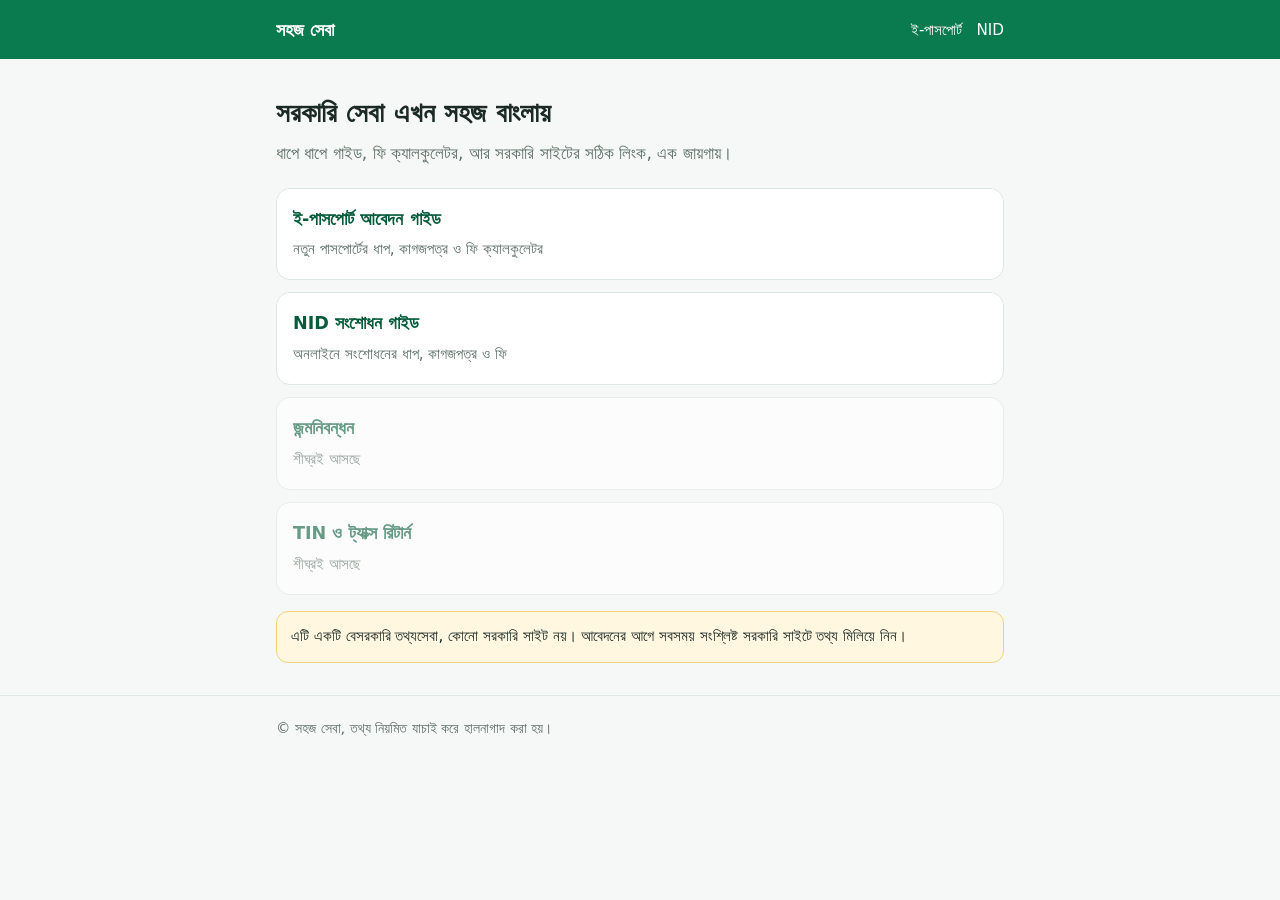
<file: index.html>
<!doctype html>
<html lang="bn">
<head>
<meta charset="utf-8">
<meta name="viewport" content="width=device-width, initial-scale=1">
<title>সহজ সেবা | সরকারি সেবার সহজ বাংলা গাইড</title>
<meta name="description" content="পাসপোর্ট, NID, জন্মনিবন্ধনসহ সরকারি সেবার ধাপে ধাপে সহজ বাংলা গাইড, ফি ক্যালকুলেটর ও সরকারি লিংক।">
<link rel="stylesheet" href="style.css">
</head>
<body>
<header class="site">
  <div class="wrap">
    <a href="index.html">সহজ সেবা</a>
    <nav><a href="passport.html">ই-পাসপোর্ট</a><a href="nid.html">NID</a></nav>
  </div>
</header>

<main class="wrap">
  <section class="hero">
    <h1>সরকারি সেবা এখন সহজ বাংলায়</h1>
    <p>ধাপে ধাপে গাইড, ফি ক্যালকুলেটর, আর সরকারি সাইটের সঠিক লিংক, এক জায়গায়।</p>
  </section>

  <section class="grid">
    <a class="guide-link" href="passport.html">
      <strong>ই-পাসপোর্ট আবেদন গাইড</strong>
      <span>নতুন পাসপোর্টের ধাপ, কাগজপত্র ও ফি ক্যালকুলেটর</span>
    </a>
    <a class="guide-link" href="nid.html">
      <strong>NID সংশোধন গাইড</strong>
      <span>অনলাইনে সংশোধনের ধাপ, কাগজপত্র ও ফি</span>
    </a>
    <div class="guide-link soon"><strong>জন্মনিবন্ধন</strong><span>শীঘ্রই আসছে</span></div>
    <div class="guide-link soon"><strong>TIN ও ট্যাক্স রিটার্ন</strong><span>শীঘ্রই আসছে</span></div>
  </section>

  <div class="notice">এটি একটি বেসরকারি তথ্যসেবা, কোনো সরকারি সাইট নয়। আবেদনের আগে সবসময় সংশ্লিষ্ট সরকারি সাইটে তথ্য মিলিয়ে নিন।</div>
</main>

<footer class="site">
  <div class="wrap">© সহজ সেবা, তথ্য নিয়মিত যাচাই করে হালনাগাদ করা হয়।</div>
</footer>
</body>
</html>
</file>
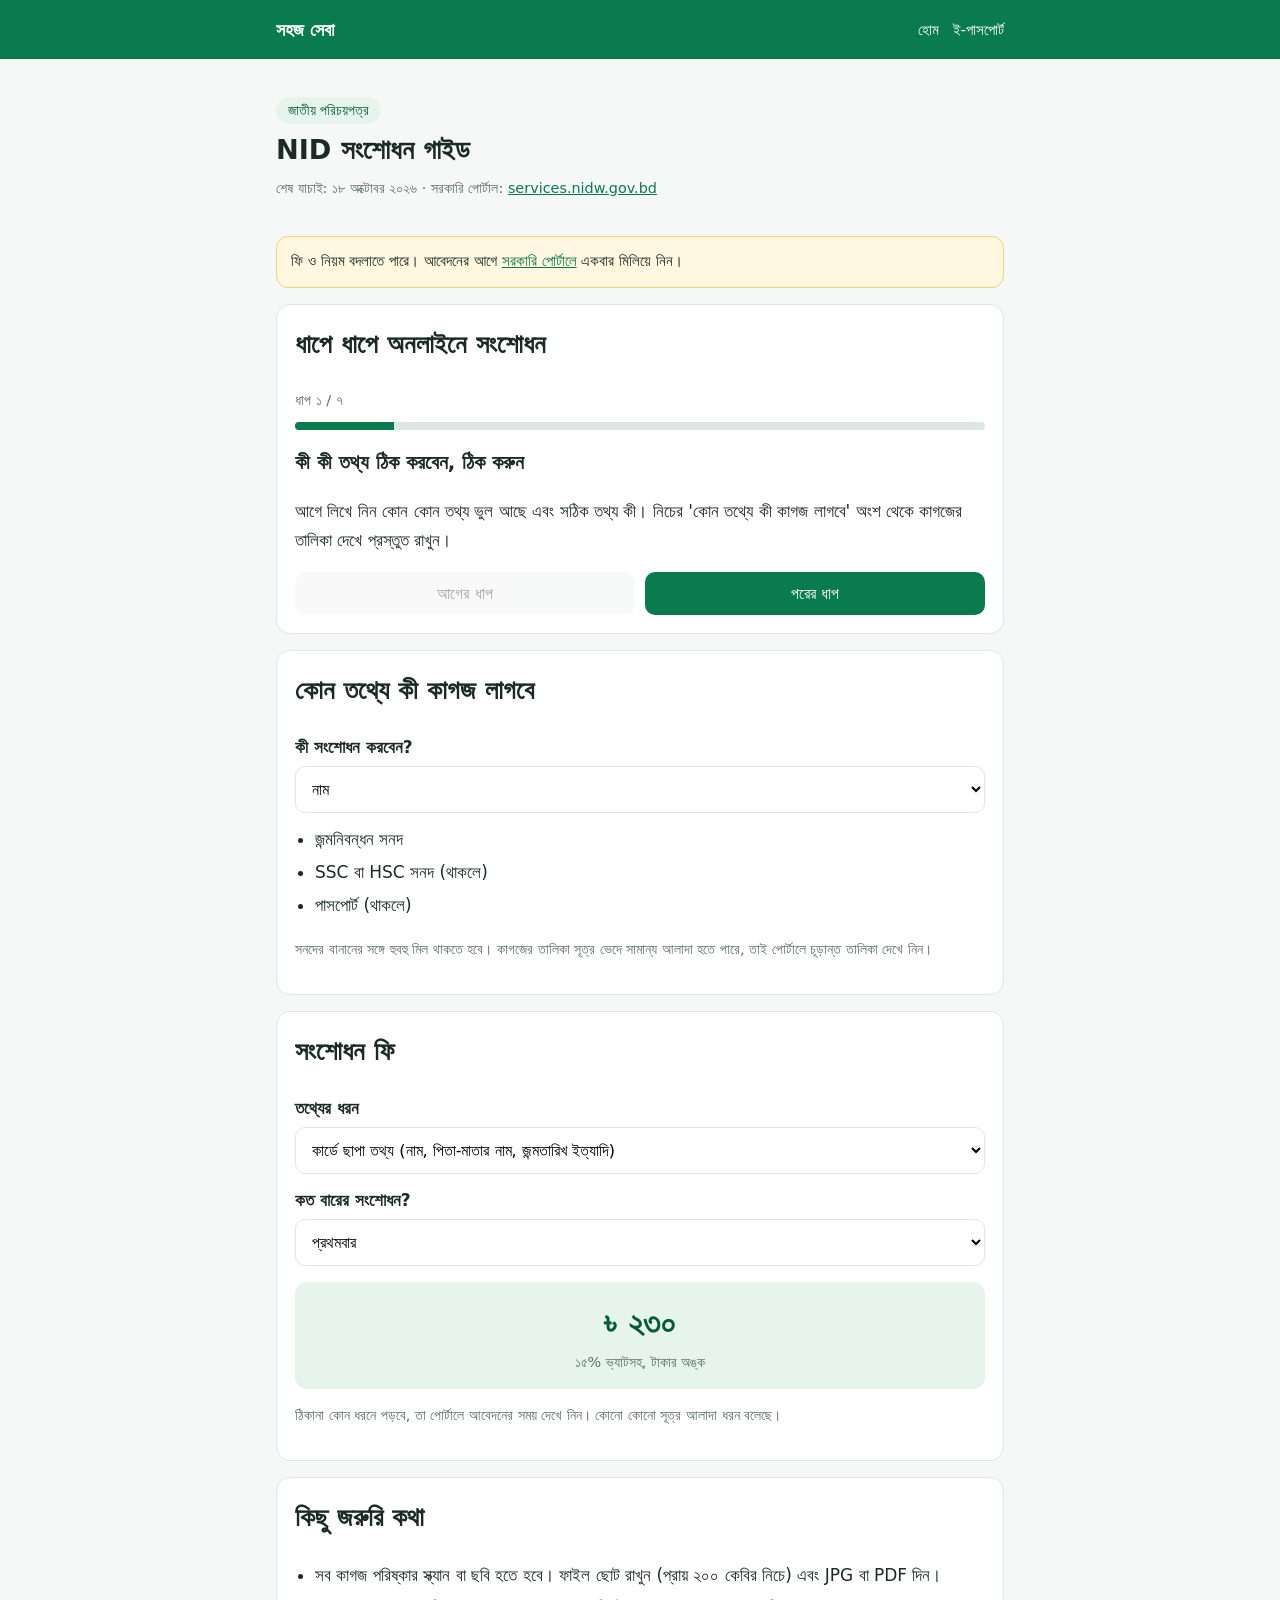
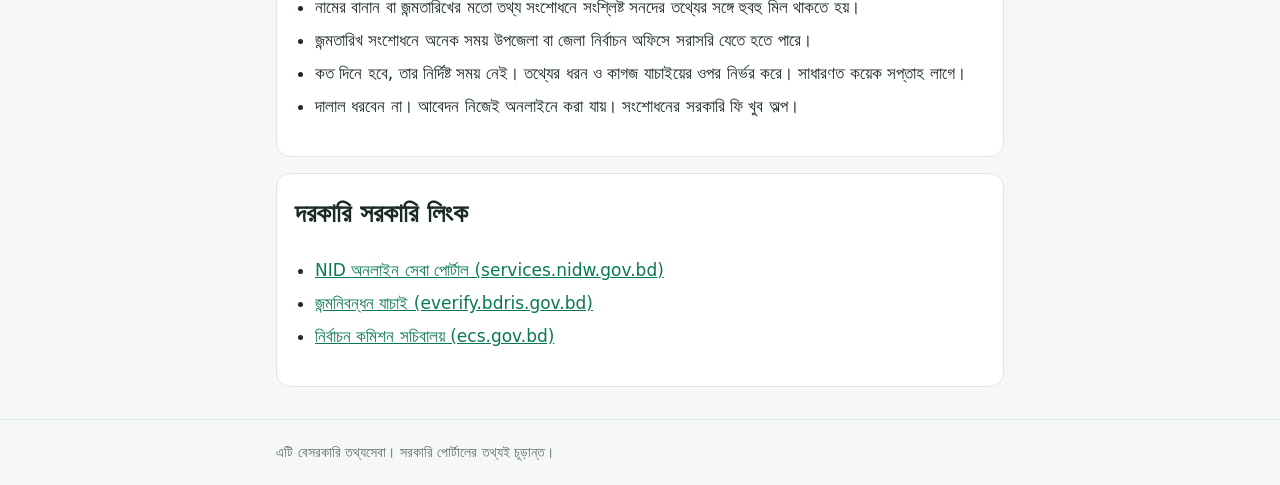
<file: nid.html>
<!doctype html>
<html lang="bn">
<head>
<meta charset="utf-8">
<meta name="viewport" content="width=device-width, initial-scale=1">
<title>NID সংশোধন গাইড ২০২৬: অনলাইনে আবেদন, ফি ও কাগজপত্র | সহজ সেবা</title>
<meta name="description" content="জাতীয় পরিচয়পত্র (NID) অনলাইনে সংশোধনের ধাপে ধাপে বাংলা গাইড, কোন তথ্যের জন্য কী কাগজ লাগে এবং সংশোধন ফি।">
<link rel="stylesheet" href="style.css">
</head>
<body>
<header class="site">
  <div class="wrap">
    <a href="index.html">সহজ সেবা</a>
    <nav><a href="index.html">হোম</a><a href="passport.html">ই-পাসপোর্ট</a></nav>
  </div>
</header>

<main class="wrap">
  <section class="hero">
    <span class="badge">জাতীয় পরিচয়পত্র</span>
    <h1>NID সংশোধন গাইড</h1>
    <p class="updated">শেষ যাচাই: ১৮ অক্টোবর ২০২৬ · সরকারি পোর্টাল: <a href="https://services.nidw.gov.bd" target="_blank" rel="noopener">services.nidw.gov.bd</a></p>
  </section>

  <div class="notice">ফি ও নিয়ম বদলাতে পারে। আবেদনের আগে <a href="https://services.nidw.gov.bd" target="_blank" rel="noopener">সরকারি পোর্টালে</a> একবার মিলিয়ে নিন।</div>

  <section class="card">
    <h2>ধাপে ধাপে অনলাইনে সংশোধন</h2>
    <div class="step-count" id="step-count"></div>
    <div class="progress"><div id="bar"></div></div>
    <div class="step-body" id="step-body"></div>
    <div class="btns">
      <button class="ghost" id="prev">আগের ধাপ</button>
      <button class="primary" id="next">পরের ধাপ</button>
    </div>
  </section>

  <section class="card">
    <h2>কোন তথ্যে কী কাগজ লাগবে</h2>
    <label for="field">কী সংশোধন করবেন?</label>
    <select id="field">
      <option value="name">নাম</option>
      <option value="parents">পিতা বা মাতার নাম</option>
      <option value="dob">জন্মতারিখ</option>
      <option value="present">বর্তমান ঠিকানা</option>
      <option value="permanent">স্থায়ী ঠিকানা</option>
      <option value="blood">রক্তের গ্রুপ</option>
    </select>
    <ul class="docs" id="doc-list" style="margin-top:12px"></ul>
    <p class="updated" id="doc-note"></p>
  </section>

  <section class="card">
    <h2>সংশোধন ফি</h2>
    <label for="kind">তথ্যের ধরন</label>
    <select id="kind">
      <option value="visible">কার্ডে ছাপা তথ্য (নাম, পিতা-মাতার নাম, জন্মতারিখ ইত্যাদি)</option>
      <option value="hidden">কার্ডে ছাপা নেই এমন তথ্য</option>
    </select>
    <label for="times">কত বারের সংশোধন?</label>
    <select id="times">
      <option value="0">প্রথমবার</option>
      <option value="1">দ্বিতীয়বার</option>
      <option value="2">তৃতীয় বা তার পরের বার</option>
    </select>
    <div class="result">
      <div class="amount" id="fee"></div>
      <div class="updated">১৫% ভ্যাটসহ, টাকার অঙ্ক</div>
    </div>
    <p class="updated">ঠিকানা কোন ধরনে পড়বে, তা পোর্টালে আবেদনের সময় দেখে নিন। কোনো কোনো সূত্র আলাদা ধরন বলেছে।</p>
  </section>

  <section class="card">
    <h2>কিছু জরুরি কথা</h2>
    <ul class="docs">
      <li>সব কাগজ পরিষ্কার স্ক্যান বা ছবি হতে হবে। ফাইল ছোট রাখুন (প্রায় ২০০ কেবির নিচে) এবং JPG বা PDF দিন।</li>
      <li>নামের বানান বা জন্মতারিখের মতো তথ্য সংশোধনে সংশ্লিষ্ট সনদের তথ্যের সঙ্গে হুবহু মিল থাকতে হয়।</li>
      <li>জন্মতারিখ সংশোধনে অনেক সময় উপজেলা বা জেলা নির্বাচন অফিসে সরাসরি যেতে হতে পারে।</li>
      <li>কত দিনে হবে, তার নির্দিষ্ট সময় নেই। তথ্যের ধরন ও কাগজ যাচাইয়ের ওপর নির্ভর করে। সাধারণত কয়েক সপ্তাহ লাগে।</li>
      <li>দালাল ধরবেন না। আবেদন নিজেই অনলাইনে করা যায়। সংশোধনের সরকারি ফি খুব অল্প।</li>
    </ul>
  </section>

  <section class="card">
    <h2>দরকারি সরকারি লিংক</h2>
    <ul class="docs">
      <li><a href="https://services.nidw.gov.bd" target="_blank" rel="noopener">NID অনলাইন সেবা পোর্টাল (services.nidw.gov.bd)</a></li>
      <li><a href="https://everify.bdris.gov.bd" target="_blank" rel="noopener">জন্মনিবন্ধন যাচাই (everify.bdris.gov.bd)</a></li>
      <li><a href="https://www.ecs.gov.bd" target="_blank" rel="noopener">নির্বাচন কমিশন সচিবালয় (ecs.gov.bd)</a></li>
    </ul>
  </section>
</main>

<footer class="site">
  <div class="wrap">এটি বেসরকারি তথ্যসেবা। সরকারি পোর্টালের তথ্যই চূড়ান্ত।</div>
</footer>

<script>
const bn = n => n.toLocaleString("bn-BD");

// ---------- ধাপে ধাপে গাইড ----------
const STEPS = [
  { t: "কী কী তথ্য ঠিক করবেন, ঠিক করুন", d: "আগে লিখে নিন কোন কোন তথ্য ভুল আছে এবং সঠিক তথ্য কী। নিচের 'কোন তথ্যে কী কাগজ লাগবে' অংশ থেকে কাগজের তালিকা দেখে প্রস্তুত রাখুন।" },
  { t: "অনলাইন সেবা পোর্টালে ঢুকুন", d: "ব্রাউজারে services.nidw.gov.bd খুলুন। প্রথমবার হলে NID নম্বর, জন্মতারিখ ও মোবাইল নম্বর দিয়ে অ্যাকাউন্ট খুলুন বা লগইন করুন। মোবাইলে ওটিপি আসবে। পোর্টাল চাইলে NID Wallet অ্যাপ দিয়ে মুখ যাচাই করতে হতে পারে।" },
  { t: "সংশোধনের অপশন বাছুন", d: "লগইনের পর প্রোফাইলে 'সংশোধন' বা 'Edit' অপশনে যান। যে তথ্য বদলাতে চান সেটা বেছে নিন এবং সঠিক তথ্য লিখুন।" },
  { t: "কাগজ আপলোড করুন", d: "সনদ বা প্রমাণপত্রের পরিষ্কার স্ক্যান বা ছবি আপলোড করুন। ফাইল JPG বা PDF হবে এবং আকারে ছোট রাখতে হবে।" },
  { t: "ফি দিন", d: "বিকাশ, নগদ, রকেট বা কার্ডে অনলাইনে ফি দেওয়া যায়। লেনদেনের রসিদ বা নম্বর সংরক্ষণ করুন।" },
  { t: "আবেদন জমা দিন", d: "সব তথ্য আবার মিলিয়ে 'Submit' দিন। জমা দেওয়ার পর আবেদনের নম্বর বা রসিদ রেখে দিন।" },
  { t: "অপেক্ষা ও ডাউনলোড", d: "যাচাই শেষ হলে মোবাইলে এসএমএস আসতে পারে। তখন একই পোর্টালে ঢুকে সংশোধিত NID ডাউনলোড করুন। প্রয়োজনে নির্বাচন অফিস কাগজ বা সরাসরি উপস্থিতি চাইতে পারে।" }
];
(function () {
  const box = document.getElementById("step-body");
  const bar = document.getElementById("bar");
  const count = document.getElementById("step-count");
  const prev = document.getElementById("prev");
  const next = document.getElementById("next");
  let i = 0;
  function render() {
    const s = STEPS[i];
    box.innerHTML = "<h3></h3><p></p>";
    box.querySelector("h3").textContent = s.t;
    box.querySelector("p").textContent = s.d;
    count.textContent = "ধাপ " + bn(i + 1) + " / " + bn(STEPS.length);
    bar.style.width = ((i + 1) / STEPS.length * 100) + "%";
    prev.disabled = i === 0;
    next.textContent = i === STEPS.length - 1 ? "শুরু থেকে দেখুন" : "পরের ধাপ";
  }
  prev.addEventListener("click", () => { if (i > 0) { i--; render(); } });
  next.addEventListener("click", () => { i = i === STEPS.length - 1 ? 0 : i + 1; render(); });
  render();
})();

// ---------- কাগজের তালিকা ----------
const DOCS = {
  name: { l: ["জন্মনিবন্ধন সনদ", "SSC বা HSC সনদ (থাকলে)", "পাসপোর্ট (থাকলে)"], n: "সনদের বানানের সঙ্গে হুবহু মিল থাকতে হবে।" },
  parents: { l: ["পিতা বা মাতার NID-এর কপি", "জন্মনিবন্ধন সনদ"], n: "পিতা বা মাতার NID-তে নাম যেভাবে আছে, সেভাবেই লিখুন।" },
  dob: { l: ["মূল জন্মনিবন্ধন সনদ", "SSC বা HSC সনদ", "নোটারি করা হলফনামা", "পিতা বা মাতার NID (জীবিত থাকলে)"], n: "এই সংশোধনে উপজেলা বা জেলা নির্বাচন অফিসে সরাসরি যেতে হতে পারে। সময়ও বেশি লাগে।" },
  present: { l: ["বিদ্যুৎ বা গ্যাস বিলের কপি", "নাগরিকত্ব সনদ বা ভাড়ার চুক্তি (থাকলে)"], n: "বিলে যে ঠিকানা আছে, সেটাই লিখুন।" },
  permanent: { l: ["জমির দলিল বা খতিয়ান", "ইউনিয়ন পরিষদ চেয়ারম্যান বা কাউন্সিলরের সনদ"], n: "ঠিকানা বদলের ক্ষেত্রে স্থানীয় সনদ বেশি কাজে লাগে।" },
  blood: { l: ["প্যাথলজি রিপোর্ট"], n: "রিপোর্টে রক্তের গ্রুপ পরিষ্কার লেখা থাকতে হবে।" }
};
(function () {
  const sel = document.getElementById("field");
  const ul = document.getElementById("doc-list");
  const note = document.getElementById("doc-note");
  function render() {
    const d = DOCS[sel.value];
    ul.innerHTML = "";
    d.l.forEach(t => { const li = document.createElement("li"); li.textContent = t; ul.appendChild(li); });
    note.textContent = d.n + " কাগজের তালিকা সূত্র ভেদে সামান্য আলাদা হতে পারে, তাই পোর্টালে চূড়ান্ত তালিকা দেখে নিন।";
  }
  sel.addEventListener("change", render);
  render();
})();

// ---------- ফি ----------
// তথ্যসূত্র: একাধিক গাইড সাইট। মূল ফি ২০০/৩০০/৪০০ (দৃশ্যমান) ও ১০০/২০০/৩০০ (অদৃশ্য), ১৫% ভ্যাটসহ।
const FEE = { visible: [230, 345, 460], hidden: [115, 230, 345] };
(function () {
  const kind = document.getElementById("kind");
  const times = document.getElementById("times");
  const out = document.getElementById("fee");
  function render() { out.textContent = "৳ " + bn(FEE[kind.value][Number(times.value)]); }
  kind.addEventListener("change", render);
  times.addEventListener("change", render);
  render();
})();
</script>
</body>
</html>
</file>
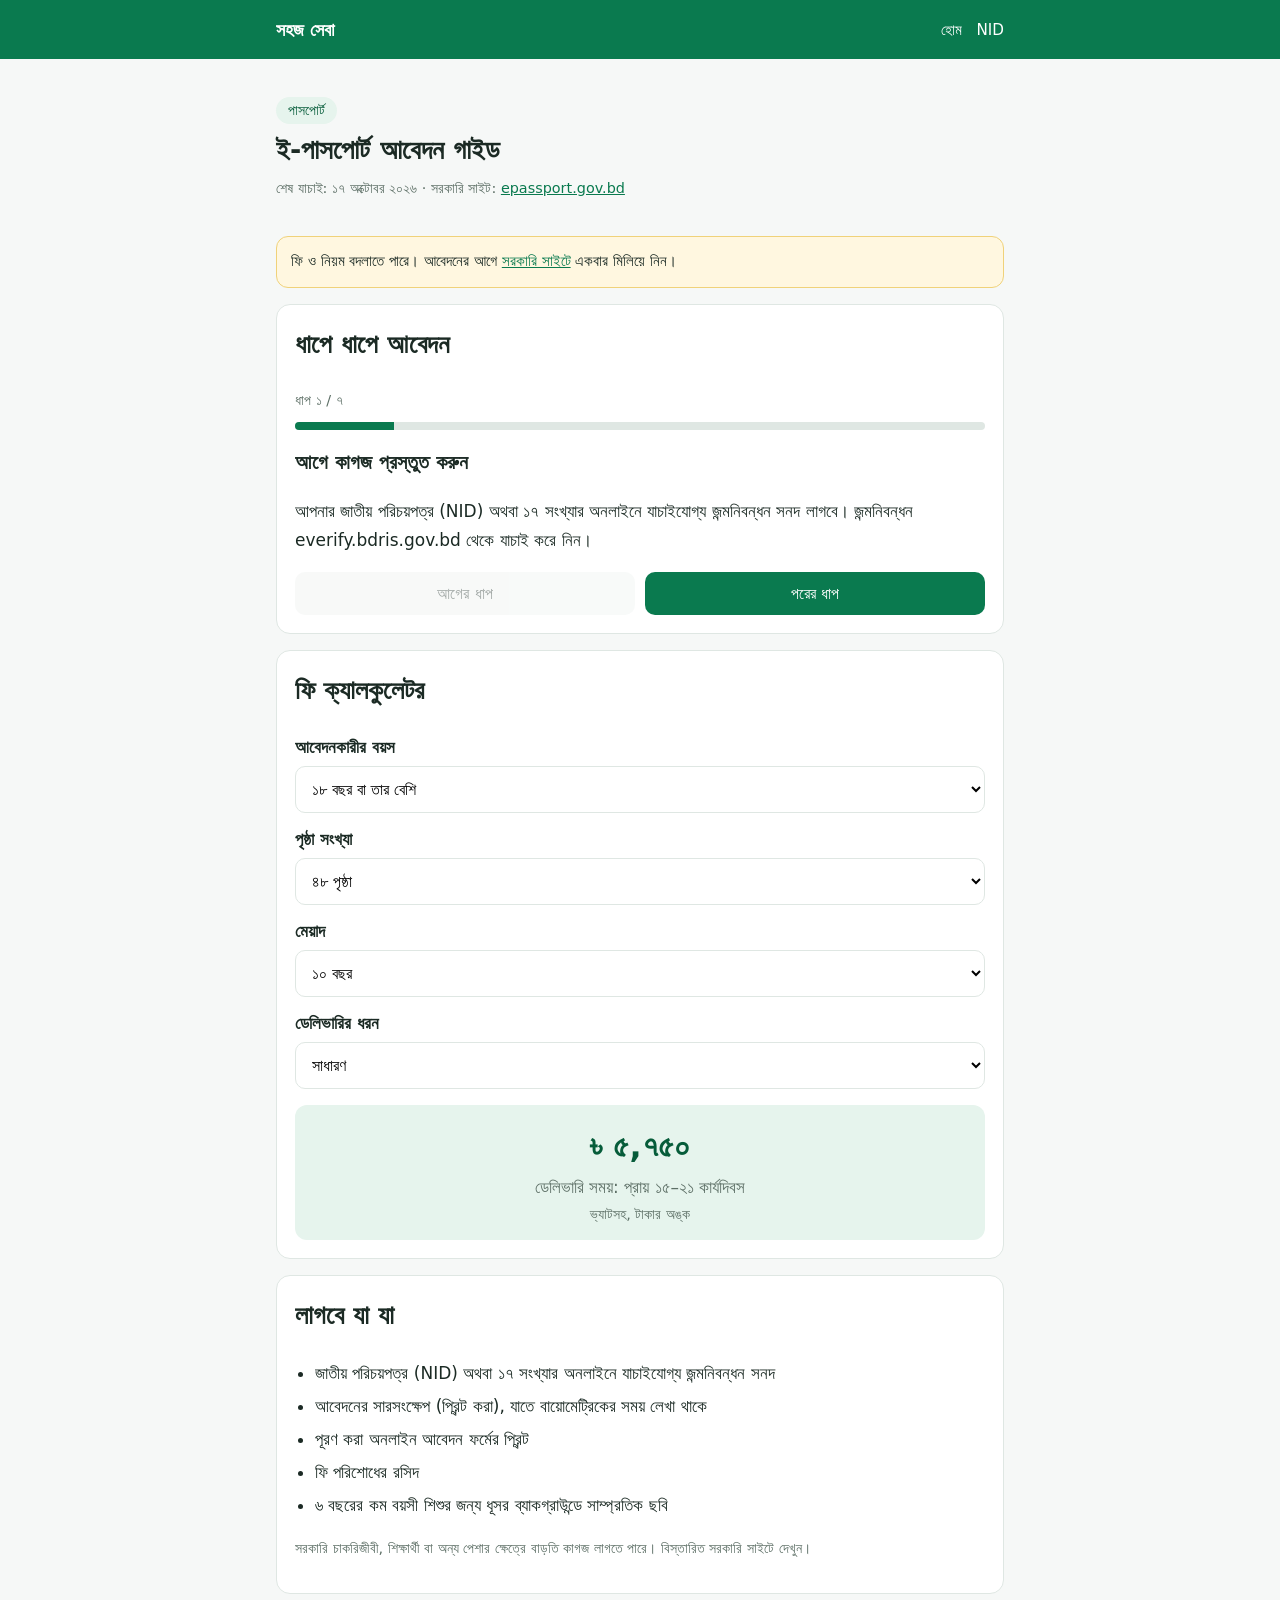
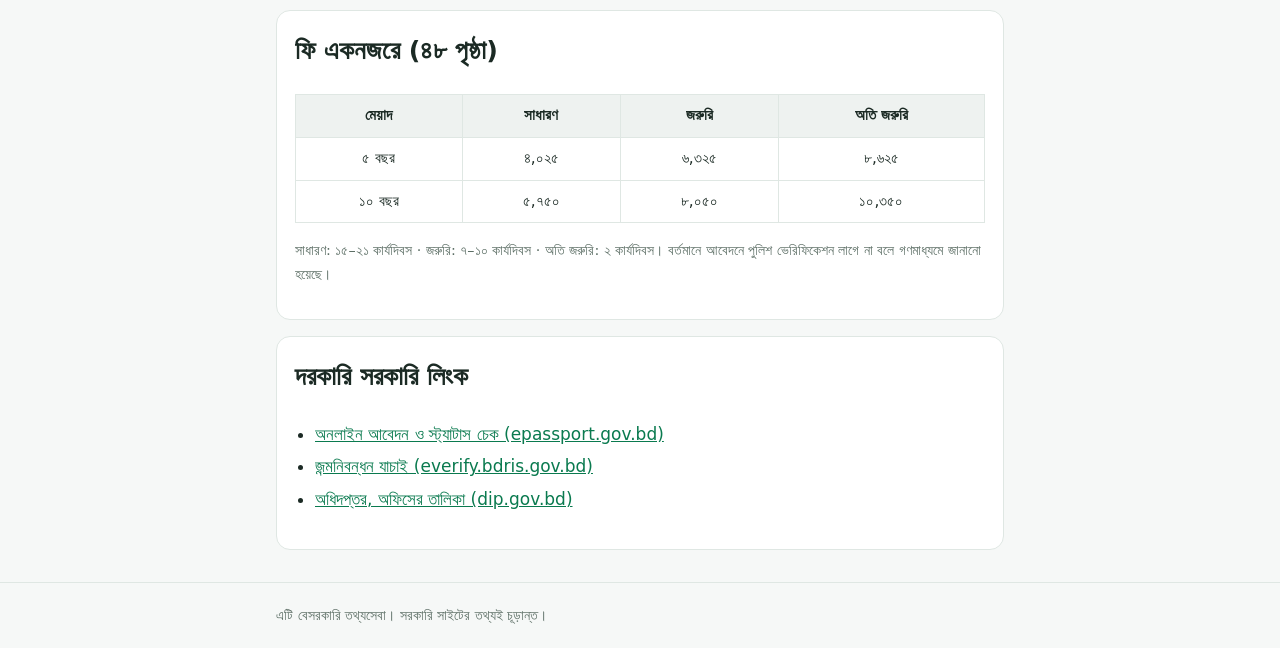
<file: passport-1.html>
<!doctype html>
<html lang="bn">
<head>
<meta charset="utf-8">
<meta name="viewport" content="width=device-width, initial-scale=1">
<title>ই-পাসপোর্ট আবেদন গাইড ২০২৬: ফি, কাগজপত্র ও ধাপ | সহজ সেবা</title>
<meta name="description" content="বাংলাদেশে ই-পাসপোর্টের অনলাইন আবেদনের ধাপে ধাপে গাইড, প্রয়োজনীয় কাগজ ও ফি ক্যালকুলেটর।">
<link rel="stylesheet" href="style.css">
</head>
<body>
<header class="site">
  <div class="wrap">
    <a href="index.html">সহজ সেবা</a>
    <nav><a href="index.html">হোম</a><a href="nid.html">NID</a></nav>
  </div>
</header>

<main class="wrap">
  <section class="hero">
    <span class="badge">পাসপোর্ট</span>
    <h1>ই-পাসপোর্ট আবেদন গাইড</h1>
    <p class="updated">শেষ যাচাই: ১৭ অক্টোবর ২০২৬ · সরকারি সাইট: <a href="https://www.epassport.gov.bd" target="_blank" rel="noopener">epassport.gov.bd</a></p>
  </section>

  <div class="notice">ফি ও নিয়ম বদলাতে পারে। আবেদনের আগে <a href="https://www.epassport.gov.bd" target="_blank" rel="noopener">সরকারি সাইটে</a> একবার মিলিয়ে নিন।</div>

  <section class="card">
    <h2>ধাপে ধাপে আবেদন</h2>
    <div class="step-count" id="step-count"></div>
    <div class="progress"><div id="bar"></div></div>
    <div class="step-body" id="step-body"></div>
    <div class="btns">
      <button class="ghost" id="prev">আগের ধাপ</button>
      <button class="primary" id="next">পরের ধাপ</button>
    </div>
  </section>

  <section class="card">
    <h2>ফি ক্যালকুলেটর</h2>
    <label for="age">আবেদনকারীর বয়স</label>
    <select id="age">
      <option value="adult">১৮ বছর বা তার বেশি</option>
      <option value="minor">১৮ বছরের নিচে</option>
    </select>
    <div id="age-note" class="notice" style="display:none">১৮ বছরের নিচে শুধু ৫ বছর মেয়াদের পাসপোর্ট দেওয়া হয়।</div>

    <label for="pages">পৃষ্ঠা সংখ্যা</label>
    <select id="pages">
      <option value="48">৪৮ পৃষ্ঠা</option>
      <option value="64">৬৪ পৃষ্ঠা</option>
    </select>

    <label for="validity">মেয়াদ</label>
    <select id="validity">
      <option value="5">৫ বছর</option>
      <option value="10" selected>১০ বছর</option>
    </select>

    <label for="speed">ডেলিভারির ধরন</label>
    <select id="speed">
      <option value="0">সাধারণ</option>
      <option value="1">জরুরি</option>
      <option value="2">অতি জরুরি</option>
    </select>

    <div class="result">
      <div class="amount" id="amount"></div>
      <div class="time" id="time"></div>
      <div class="updated">ভ্যাটসহ, টাকার অঙ্ক</div>
    </div>
  </section>

  <section class="card">
    <h2>লাগবে যা যা</h2>
    <ul class="docs">
      <li>জাতীয় পরিচয়পত্র (NID) অথবা ১৭ সংখ্যার অনলাইনে যাচাইযোগ্য জন্মনিবন্ধন সনদ</li>
      <li>আবেদনের সারসংক্ষেপ (প্রিন্ট করা), যাতে বায়োমেট্রিকের সময় লেখা থাকে</li>
      <li>পূরণ করা অনলাইন আবেদন ফর্মের প্রিন্ট</li>
      <li>ফি পরিশোধের রসিদ</li>
      <li>৬ বছরের কম বয়সী শিশুর জন্য ধূসর ব্যাকগ্রাউন্ডে সাম্প্রতিক ছবি</li>
    </ul>
    <p class="updated">সরকারি চাকরিজীবী, শিক্ষার্থী বা অন্য পেশার ক্ষেত্রে বাড়তি কাগজ লাগতে পারে। বিস্তারিত সরকারি সাইটে দেখুন।</p>
  </section>

  <section class="card">
    <h2>ফি একনজরে (৪৮ পৃষ্ঠা)</h2>
    <table>
      <tr><th>মেয়াদ</th><th>সাধারণ</th><th>জরুরি</th><th>অতি জরুরি</th></tr>
      <tr><td>৫ বছর</td><td>৪,০২৫</td><td>৬,৩২৫</td><td>৮,৬২৫</td></tr>
      <tr><td>১০ বছর</td><td>৫,৭৫০</td><td>৮,০৫০</td><td>১০,৩৫০</td></tr>
    </table>
    <p class="updated">সাধারণ: ১৫–২১ কার্যদিবস · জরুরি: ৭–১০ কার্যদিবস · অতি জরুরি: ২ কার্যদিবস। বর্তমানে আবেদনে পুলিশ ভেরিফিকেশন লাগে না বলে গণমাধ্যমে জানানো হয়েছে।</p>
  </section>

  <section class="card">
    <h2>দরকারি সরকারি লিংক</h2>
    <ul class="docs">
      <li><a href="https://www.epassport.gov.bd" target="_blank" rel="noopener">অনলাইন আবেদন ও স্ট্যাটাস চেক (epassport.gov.bd)</a></li>
      <li><a href="https://everify.bdris.gov.bd" target="_blank" rel="noopener">জন্মনিবন্ধন যাচাই (everify.bdris.gov.bd)</a></li>
      <li><a href="https://dip.gov.bd" target="_blank" rel="noopener">অধিদপ্তর, অফিসের তালিকা (dip.gov.bd)</a></li>
    </ul>
  </section>
</main>

<footer class="site">
  <div class="wrap">এটি বেসরকারি তথ্যসেবা। সরকারি সাইটের তথ্যই চূড়ান্ত।</div>
</footer>
<script src="app.js"></script>
</body>
</html>
</file>
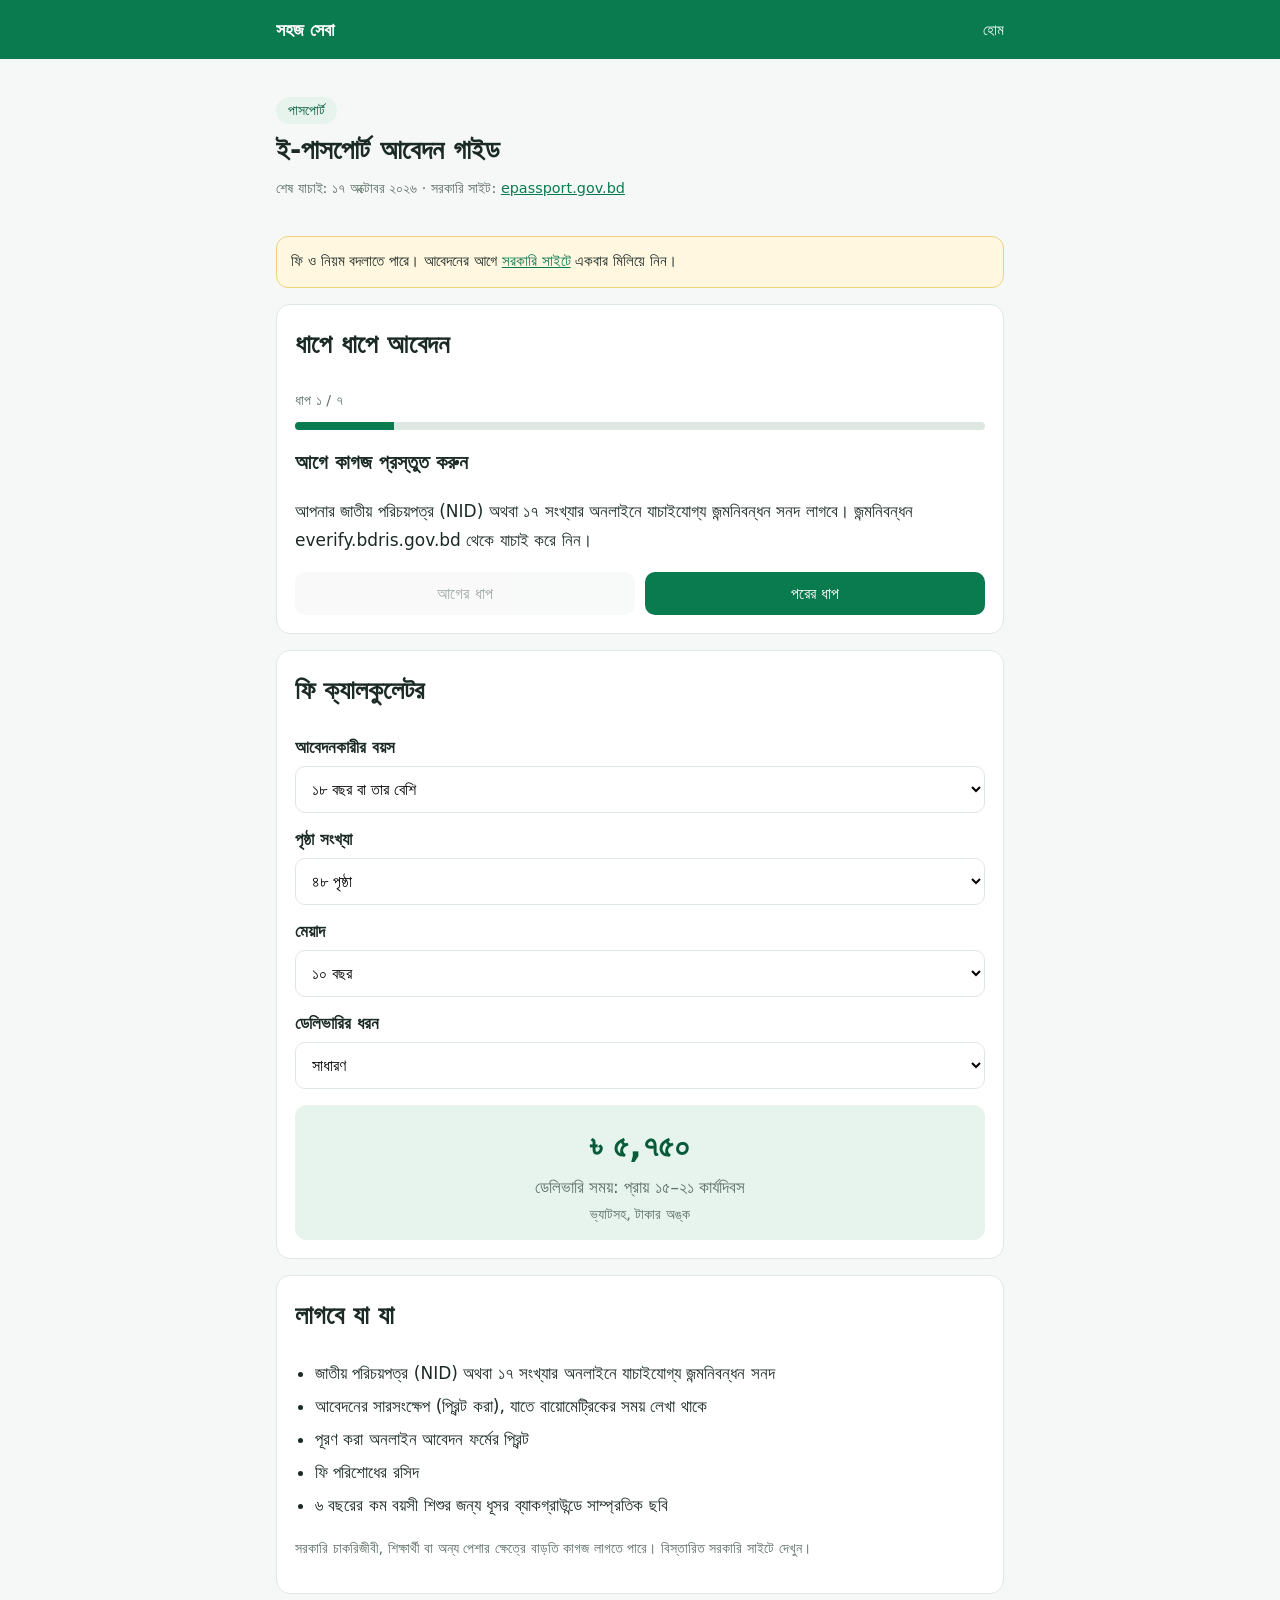
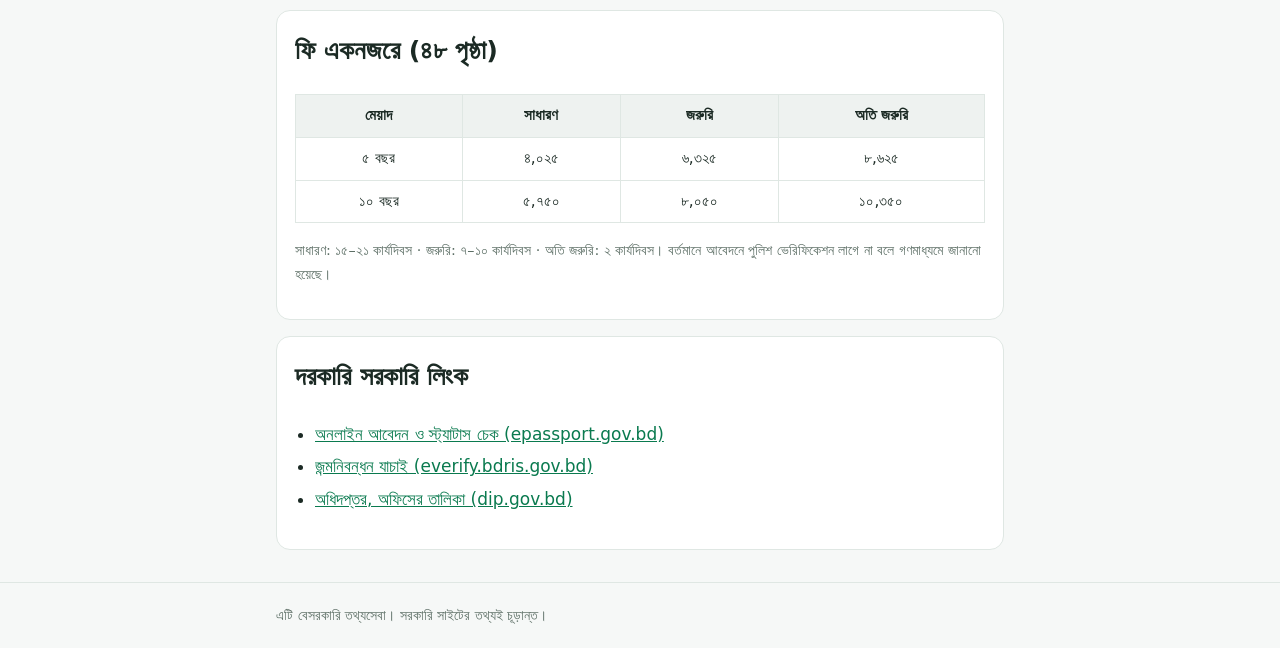
<file: passport.html>
<!doctype html>
<html lang="bn">
<head>
<meta charset="utf-8">
<meta name="viewport" content="width=device-width, initial-scale=1">
<title>ই-পাসপোর্ট আবেদন গাইড ২০২৬: ফি, কাগজপত্র ও ধাপ | সহজ সেবা</title>
<meta name="description" content="বাংলাদেশে ই-পাসপোর্টের অনলাইন আবেদনের ধাপে ধাপে গাইড, প্রয়োজনীয় কাগজ ও ফি ক্যালকুলেটর।">
<link rel="stylesheet" href="style.css">
</head>
<body>
<header class="site">
  <div class="wrap">
    <a href="index.html">সহজ সেবা</a>
    <nav><a href="index.html">হোম</a></nav>
  </div>
</header>

<main class="wrap">
  <section class="hero">
    <span class="badge">পাসপোর্ট</span>
    <h1>ই-পাসপোর্ট আবেদন গাইড</h1>
    <p class="updated">শেষ যাচাই: ১৭ অক্টোবর ২০২৬ · সরকারি সাইট: <a href="https://www.epassport.gov.bd" target="_blank" rel="noopener">epassport.gov.bd</a></p>
  </section>

  <div class="notice">ফি ও নিয়ম বদলাতে পারে। আবেদনের আগে <a href="https://www.epassport.gov.bd" target="_blank" rel="noopener">সরকারি সাইটে</a> একবার মিলিয়ে নিন।</div>

  <section class="card">
    <h2>ধাপে ধাপে আবেদন</h2>
    <div class="step-count" id="step-count"></div>
    <div class="progress"><div id="bar"></div></div>
    <div class="step-body" id="step-body"></div>
    <div class="btns">
      <button class="ghost" id="prev">আগের ধাপ</button>
      <button class="primary" id="next">পরের ধাপ</button>
    </div>
  </section>

  <section class="card">
    <h2>ফি ক্যালকুলেটর</h2>
    <label for="age">আবেদনকারীর বয়স</label>
    <select id="age">
      <option value="adult">১৮ বছর বা তার বেশি</option>
      <option value="minor">১৮ বছরের নিচে</option>
    </select>
    <div id="age-note" class="notice" style="display:none">১৮ বছরের নিচে শুধু ৫ বছর মেয়াদের পাসপোর্ট দেওয়া হয়।</div>

    <label for="pages">পৃষ্ঠা সংখ্যা</label>
    <select id="pages">
      <option value="48">৪৮ পৃষ্ঠা</option>
      <option value="64">৬৪ পৃষ্ঠা</option>
    </select>

    <label for="validity">মেয়াদ</label>
    <select id="validity">
      <option value="5">৫ বছর</option>
      <option value="10" selected>১০ বছর</option>
    </select>

    <label for="speed">ডেলিভারির ধরন</label>
    <select id="speed">
      <option value="0">সাধারণ</option>
      <option value="1">জরুরি</option>
      <option value="2">অতি জরুরি</option>
    </select>

    <div class="result">
      <div class="amount" id="amount"></div>
      <div class="time" id="time"></div>
      <div class="updated">ভ্যাটসহ, টাকার অঙ্ক</div>
    </div>
  </section>

  <section class="card">
    <h2>লাগবে যা যা</h2>
    <ul class="docs">
      <li>জাতীয় পরিচয়পত্র (NID) অথবা ১৭ সংখ্যার অনলাইনে যাচাইযোগ্য জন্মনিবন্ধন সনদ</li>
      <li>আবেদনের সারসংক্ষেপ (প্রিন্ট করা), যাতে বায়োমেট্রিকের সময় লেখা থাকে</li>
      <li>পূরণ করা অনলাইন আবেদন ফর্মের প্রিন্ট</li>
      <li>ফি পরিশোধের রসিদ</li>
      <li>৬ বছরের কম বয়সী শিশুর জন্য ধূসর ব্যাকগ্রাউন্ডে সাম্প্রতিক ছবি</li>
    </ul>
    <p class="updated">সরকারি চাকরিজীবী, শিক্ষার্থী বা অন্য পেশার ক্ষেত্রে বাড়তি কাগজ লাগতে পারে। বিস্তারিত সরকারি সাইটে দেখুন।</p>
  </section>

  <section class="card">
    <h2>ফি একনজরে (৪৮ পৃষ্ঠা)</h2>
    <table>
      <tr><th>মেয়াদ</th><th>সাধারণ</th><th>জরুরি</th><th>অতি জরুরি</th></tr>
      <tr><td>৫ বছর</td><td>৪,০২৫</td><td>৬,৩২৫</td><td>৮,৬২৫</td></tr>
      <tr><td>১০ বছর</td><td>৫,৭৫০</td><td>৮,০৫০</td><td>১০,৩৫০</td></tr>
    </table>
    <p class="updated">সাধারণ: ১৫–২১ কার্যদিবস · জরুরি: ৭–১০ কার্যদিবস · অতি জরুরি: ২ কার্যদিবস। বর্তমানে আবেদনে পুলিশ ভেরিফিকেশন লাগে না বলে গণমাধ্যমে জানানো হয়েছে।</p>
  </section>

  <section class="card">
    <h2>দরকারি সরকারি লিংক</h2>
    <ul class="docs">
      <li><a href="https://www.epassport.gov.bd" target="_blank" rel="noopener">অনলাইন আবেদন ও স্ট্যাটাস চেক (epassport.gov.bd)</a></li>
      <li><a href="https://everify.bdris.gov.bd" target="_blank" rel="noopener">জন্মনিবন্ধন যাচাই (everify.bdris.gov.bd)</a></li>
      <li><a href="https://dip.gov.bd" target="_blank" rel="noopener">অধিদপ্তর, অফিসের তালিকা (dip.gov.bd)</a></li>
    </ul>
  </section>
</main>

<footer class="site">
  <div class="wrap">এটি বেসরকারি তথ্যসেবা। সরকারি সাইটের তথ্যই চূড়ান্ত।</div>
</footer>
<script src="app.js"></script>
</body>
</html>
</file>
<file: style.css>
:root{
  --bg:#f6f8f7;--card:#fff;--text:#1b2a24;--muted:#5d6f66;
  --brand:#0a7a4f;--brand-dark:#065c3a;--line:#dfe7e3;--warn-bg:#fff7e0;--warn-line:#f0d27a;
}
*{box-sizing:border-box}
html{scroll-behavior:smooth}
body{
  margin:0;background:var(--bg);color:var(--text);
  font-family:"Noto Sans Bengali","Hind Siliguri",system-ui,-apple-system,"Segoe UI",sans-serif;
  line-height:1.7;font-size:17px;
}
a{color:var(--brand)}
.wrap{max-width:760px;margin:0 auto;padding:0 16px}
header.site{background:var(--brand);color:#fff}
header.site .wrap{display:flex;align-items:center;justify-content:space-between;padding:14px 16px}
header.site a{color:#fff;text-decoration:none;font-weight:700;font-size:1.15rem}
header.site nav a{font-weight:500;font-size:.95rem;margin-left:14px}
.hero{padding:36px 0 20px}
.hero h1{margin:0 0 8px;font-size:1.7rem;line-height:1.3}
.hero p{margin:0;color:var(--muted)}
.card{background:var(--card);border:1px solid var(--line);border-radius:14px;padding:18px;margin:16px 0}
.card h2,.card h3{margin-top:0}
.grid{display:grid;gap:12px}
.guide-link{display:block;text-decoration:none;color:inherit;background:var(--card);border:1px solid var(--line);border-radius:14px;padding:16px}
.guide-link:hover{border-color:var(--brand)}
.guide-link strong{display:block;color:var(--brand-dark);font-size:1.1rem}
.guide-link span{color:var(--muted);font-size:.95rem}
.soon{opacity:.6}
.badge{display:inline-block;background:#e6f4ed;color:var(--brand-dark);border-radius:999px;padding:2px 12px;font-size:.85rem;margin-bottom:8px}
.updated{font-size:.9rem;color:var(--muted)}
.notice{background:var(--warn-bg);border:1px solid var(--warn-line);border-radius:12px;padding:12px 14px;font-size:.95rem;margin:16px 0}
label{display:block;font-weight:600;margin:12px 0 4px}
select{width:100%;padding:12px;font-size:1rem;border:1px solid var(--line);border-radius:10px;background:#fff;font-family:inherit}
.result{margin-top:16px;background:#e6f4ed;border-radius:12px;padding:14px;text-align:center}
.result .amount{font-size:2rem;font-weight:700;color:var(--brand-dark)}
.result .time{color:var(--muted)}
.progress{height:8px;background:var(--line);border-radius:999px;overflow:hidden;margin:10px 0 16px}
.progress div{height:100%;width:0;background:var(--brand);transition:width .25s}
.step-count{font-size:.9rem;color:var(--muted)}
.step-body h3{margin:4px 0 6px}
.btns{display:flex;gap:10px;margin-top:14px}
button{font-family:inherit;font-size:1rem;border:0;border-radius:10px;padding:12px 18px;cursor:pointer;flex:1}
button.primary{background:var(--brand);color:#fff}
button.ghost{background:#eef2f0;color:var(--text)}
button:disabled{opacity:.4;cursor:default}
ul.docs{padding-left:20px}
ul.docs li{margin:4px 0}
footer.site{margin-top:32px;padding:20px 0;color:var(--muted);font-size:.9rem;border-top:1px solid var(--line)}
table{width:100%;border-collapse:collapse;font-size:.95rem}
th,td{border:1px solid var(--line);padding:8px;text-align:center}
th{background:#eef2f0}
</file>
